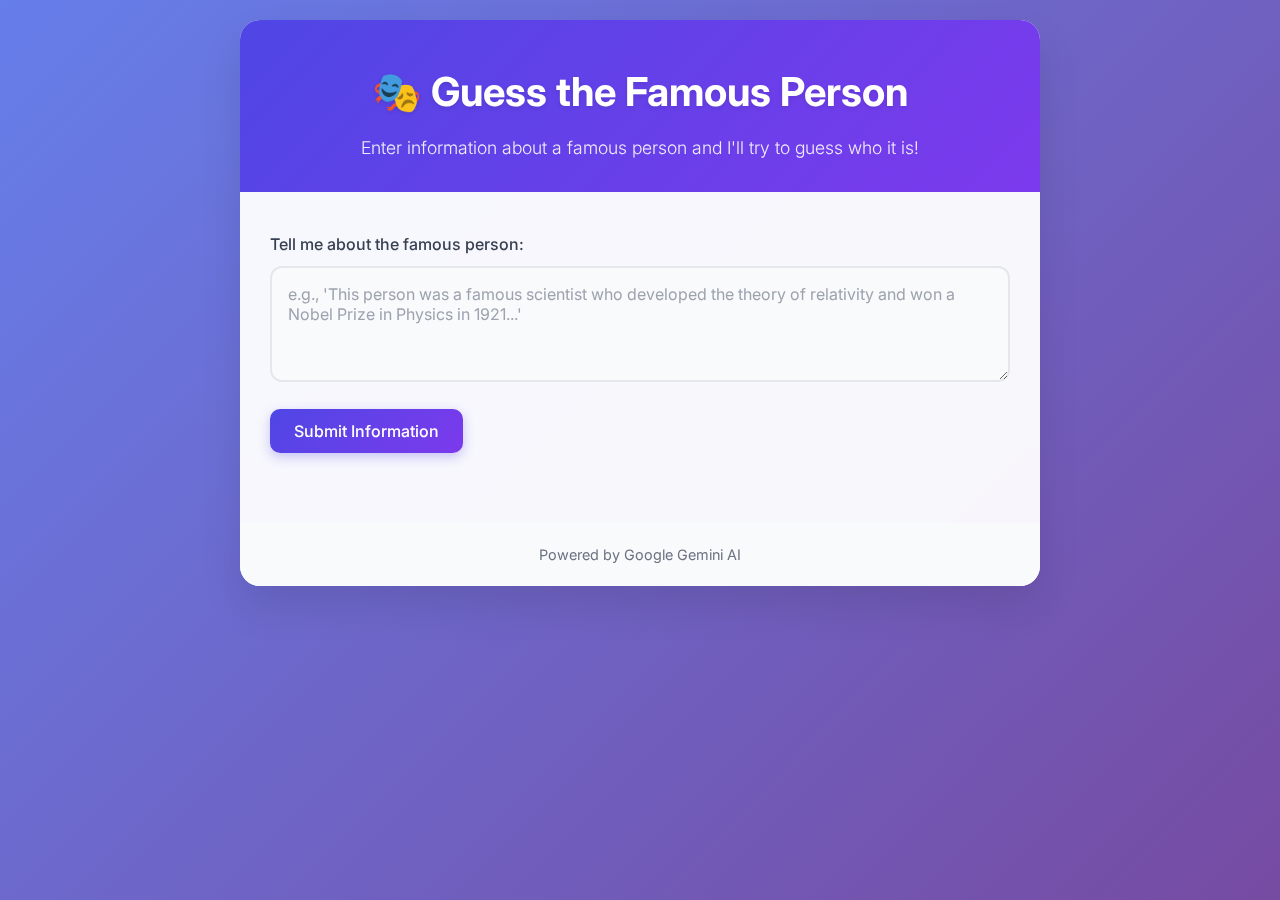
<file: index.html>
<!DOCTYPE html>
<html lang="en">
<head>
    <meta charset="UTF-8">
    <meta name="viewport" content="width=device-width, initial-scale=1.0">
    <title>Guess the Famous Person</title>
    <link rel="stylesheet" href="styles.css">
    <link href="https://fonts.googleapis.com/css2?family=Inter:wght@300;400;500;600;700&display=swap" rel="stylesheet">
</head>
<body>
    <div class="container">
        <header class="header">
            <h1 class="title">🎭 Guess the Famous Person</h1>
            <p class="subtitle">Enter information about a famous person and I'll try to guess who it is!</p>
        </header>

        <main class="main-content">
            <div class="input-section">
                <div class="input-group">
                    <label for="userInput" class="input-label">Tell me about the famous person:</label>
                    <textarea 
                        id="userInput" 
                        class="input-textarea" 
                        placeholder="e.g., 'This person was a famous scientist who developed the theory of relativity and won a Nobel Prize in Physics in 1921...'"
                        rows="4"
                    ></textarea>
                </div>
                <button id="submitBtn" class="btn btn-primary">Submit Information</button>
            </div>

            <div id="gameSection" class="game-section hidden">
                <div class="guess-display">
                    <h3 class="guess-title">My Guess:</h3>
                    <div id="guessText" class="guess-text"></div>
                </div>
                
                <div class="feedback-buttons">
                    <button id="correctBtn" class="btn btn-success">✅ Correct!</button>
                    <button id="incorrectBtn" class="btn btn-danger">❌ Incorrect</button>
                </div>
            </div>

            <div id="victorySection" class="victory-section hidden">
                <div class="victory-content">
                    <h2 class="victory-title">🎉 Victory!</h2>
                    <p class="victory-message">I guessed correctly! Thanks for playing!</p>
                    <button id="newGameBtn" class="btn btn-primary">Start New Game</button>
                </div>
            </div>

            <div id="loadingSection" class="loading-section hidden">
                <div class="loading-spinner"></div>
                <p class="loading-text">Thinking...</p>
            </div>

            <div id="errorSection" class="error-section hidden">
                <div class="error-content">
                    <h3 class="error-title">⚠️ Error</h3>
                    <p id="errorMessage" class="error-message"></p>
                    <button id="dismissErrorBtn" class="btn btn-secondary">Dismiss</button>
                </div>
            </div>
        </main>

        <footer class="footer">
            <p>Powered by Google Gemini AI</p>
        </footer>
    </div>

    <script src="script.js"></script>
</body>
</html>
</file>
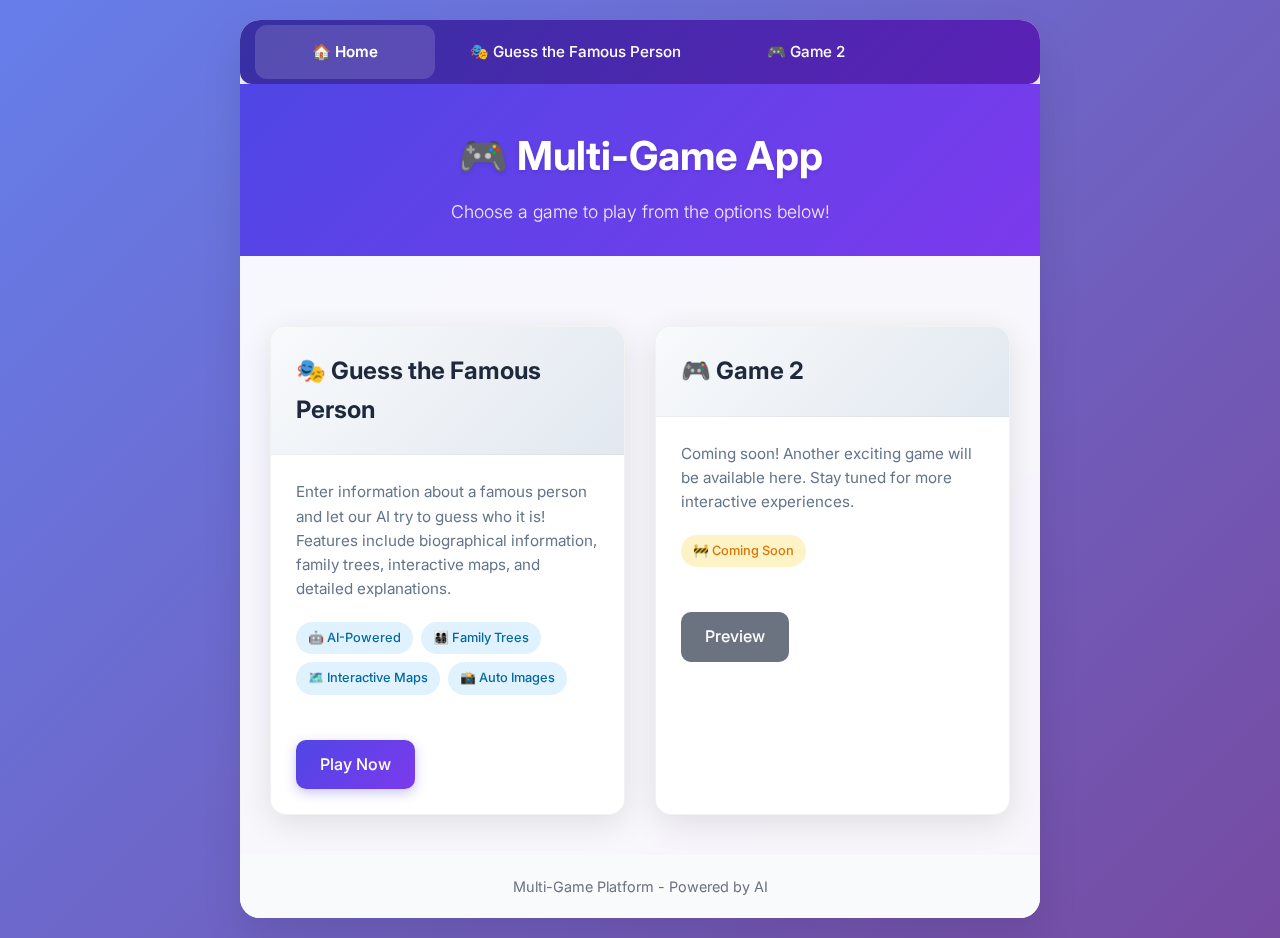
<file: static/index.html>
<!DOCTYPE html>
<html lang="en">
<head>
    <meta charset="UTF-8">
    <meta name="viewport" content="width=device-width, initial-scale=1.0">
    <title>Multi-Game App - Home</title>
    <link rel="icon" type="image/x-icon" href="/favicon.ico">
    <link rel="icon" type="image/png" href="/favicon.png">
    <link rel="shortcut icon" href="/favicon.ico">
    <link rel="stylesheet" href="/static/styles.css">
    <link href="https://fonts.googleapis.com/css2?family=Inter:wght@300;400;500;600;700&display=swap" rel="stylesheet">
</head>
<body>
    <div class="container">
        <!-- Navigation Toolbar -->
        <nav class="toolbar">
            <div class="toolbar-content">
                <a href="/" class="toolbar-item active">🏠 Home</a>
                <a href="/person" class="toolbar-item">🎭 Guess the Famous Person</a>
                <a href="/game2" class="toolbar-item">🎮 Game 2</a>
            </div>
        </nav>

        <header class="header">
            <h1 class="title">🎮 Multi-Game App</h1>
            <p class="subtitle">Choose a game to play from the options below!</p>
        </header>

        <main class="main-content">
            <div class="game-grid">
                <div class="game-card">
                    <div class="game-card-header">
                        <h2 class="game-title">🎭 Guess the Famous Person</h2>
                    </div>
                    <div class="game-card-content">
                        <p class="game-description">
                            Enter information about a famous person and let our AI try to guess who it is! 
                            Features include biographical information, family trees, interactive maps, and detailed explanations.
                        </p>
                        <div class="game-features">
                            <span class="feature-tag">🤖 AI-Powered</span>
                            <span class="feature-tag">👨‍👩‍👧‍👦 Family Trees</span>
                            <span class="feature-tag">🗺️ Interactive Maps</span>
                            <span class="feature-tag">📸 Auto Images</span>
                        </div>
                    </div>
                    <div class="game-card-footer">
                        <a href="/person" class="btn btn-primary">Play Now</a>
                    </div>
                </div>

                <div class="game-card">
                    <div class="game-card-header">
                        <h2 class="game-title">🎮 Game 2</h2>
                    </div>
                    <div class="game-card-content">
                        <p class="game-description">
                            Coming soon! Another exciting game will be available here. 
                            Stay tuned for more interactive experiences.
                        </p>
                        <div class="game-features">
                            <span class="feature-tag coming-soon">🚧 Coming Soon</span>
                        </div>
                    </div>
                    <div class="game-card-footer">
                        <a href="/game2" class="btn btn-secondary">Preview</a>
                    </div>
                </div>
            </div>
        </main>

        <footer class="footer">
            <p>Multi-Game Platform - Powered by AI</p>
        </footer>
    </div>
</body>
</html>
</file>
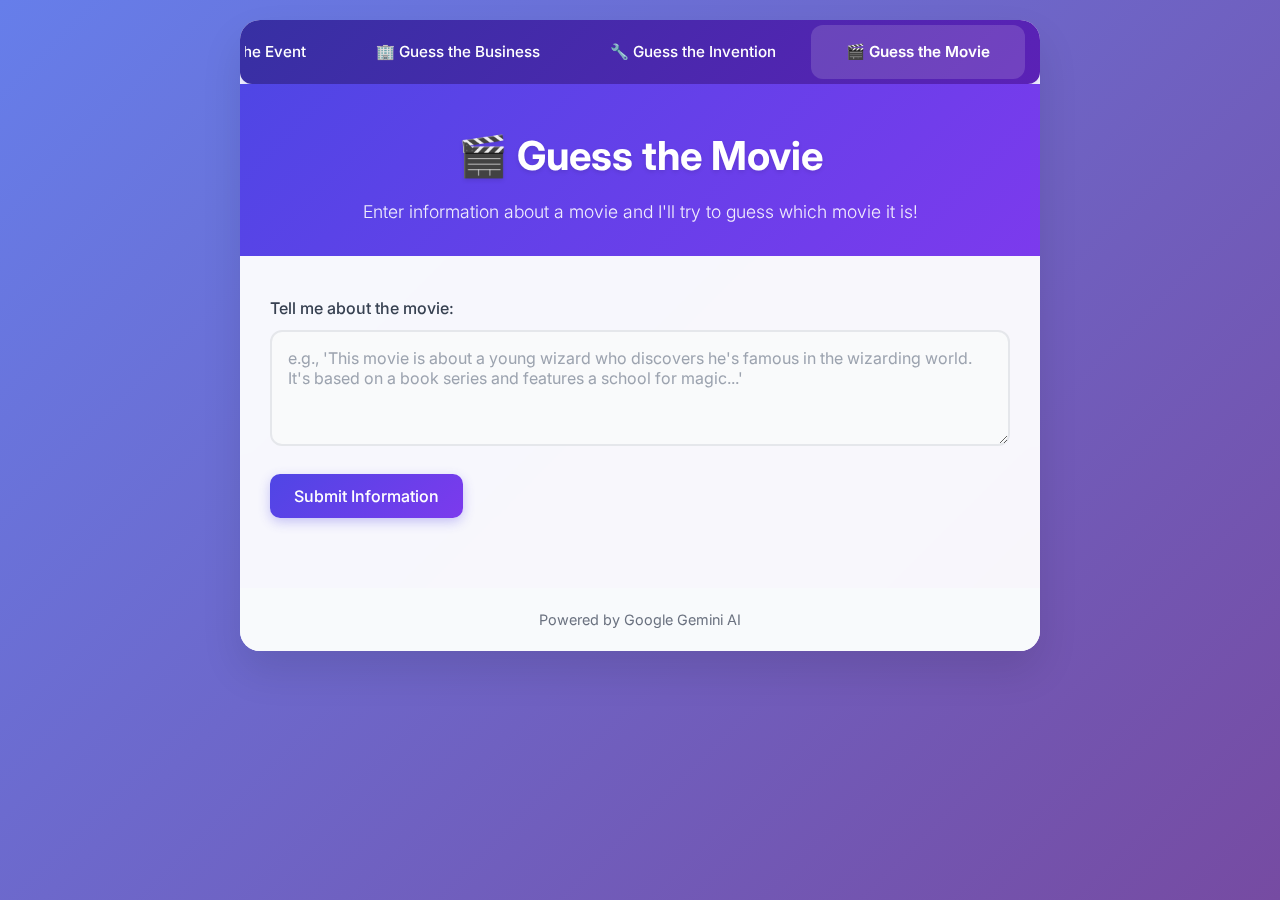
<file: static/movie.html>
<!DOCTYPE html>
<html lang="en">
<head>
    <meta charset="UTF-8">
    <meta name="viewport" content="width=device-width, initial-scale=1.0">
    <title>Guess the Movie - Multi-Game App</title>
    <link rel="icon" type="image/x-icon" href="/favicon.ico">
    <link rel="icon" type="image/png" href="/favicon.png">
    <link rel="shortcut icon" href="/favicon.ico">
    <link rel="stylesheet" href="/static/styles.css">
    <link href="https://fonts.googleapis.com/css2?family=Inter:wght@300;400;500;600;700&display=swap" rel="stylesheet">
    <script src="/static/toolbar.js"></script>
</head>
<body>
    <div class="container">
        <!-- Navigation Toolbar -->
        <nav class="toolbar">
            <div class="toolbar-content">
                <a href="/" class="toolbar-item">🏠 Home</a>
                <a href="/person" class="toolbar-item">🎭 Guess the Famous Person</a>
                <a href="/city" class="toolbar-item">🏙️ Guess the City</a>
                <a href="/odd" class="toolbar-item">🎪 Odd Situation Game</a>
                <a href="/event" class="toolbar-item">📅 Guess the Event</a>
                <a href="/business" class="toolbar-item">🏢 Guess the Business</a>
                <a href="/invention" class="toolbar-item">🔧 Guess the Invention</a>
                <a href="/movie" class="toolbar-item active">🎬 Guess the Movie</a>
            </div>
        </nav>

        <header class="header">
            <h1 class="title">🎬 Guess the Movie</h1>
            <p class="subtitle">Enter information about a movie and I'll try to guess which movie it is!</p>
        </header>

        <main class="main-content">
            <div class="input-section">
                <div class="input-group">
                    <label for="userInput" class="input-label">Tell me about the movie:</label>
                    <textarea 
                        id="userInput" 
                        class="input-textarea" 
                        placeholder="e.g., 'This movie is about a young wizard who discovers he's famous in the wizarding world. It's based on a book series and features a school for magic...'"
                        rows="4"
                    ></textarea>
                </div>
                <button id="submitBtn" class="btn btn-primary">Submit Information</button>
            </div>

            <div id="gameSection" class="game-section hidden">
                <div class="guess-display">
                    <h3 class="guess-title">My Guess:</h3>
                    <div id="movieImageContainer" class="movie-image-container" style="display: none;">
                        <img id="movieImage" class="movie-image" alt="Movie poster" onerror="this.style.display='none'">
                    </div>
                    <div id="guessText" class="guess-text"></div>
                    <div id="guessTextOverview" class="guess-text overview-section"></div>
                    <div id="movieDetails" class="movie-details">
                        <div id="basicInfoSection" class="info-section hidden">
                            <h4>Basic Information</h4>
                            <div id="basicInfoContent"></div>
                        </div>
                        <div id="castCrewSection" class="info-section hidden">
                            <h4>Cast & Crew</h4>
                            <div id="castCrewContent"></div>
                        </div>
                        <div id="productionSection" class="info-section hidden">
                            <h4>Production</h4>
                            <div id="productionContent"></div>
                        </div>
                        <div id="financialSection" class="info-section hidden">
                            <h4>Financial Information</h4>
                            <div id="financialContent"></div>
                        </div>
                        <div id="releaseSection" class="info-section hidden">
                            <h4>Release Dates</h4>
                            <div id="releaseContent"></div>
                        </div>
                        <div id="moreInfoSection" class="info-section hidden">
                            <h4>More Information</h4>
                            <div id="moreInfoContent"></div>
                        </div>
                        <div id="inspirationSection" class="info-section hidden">
                            <h4>Inspiration</h4>
                            <div id="inspirationContent"></div>
                        </div>
                    </div>
                    <div id="map" class="map-container" style="display: none;"></div>
                    <div id="guessTextReasoning" class="guess-text"></div>
                </div>
                
                <div class="feedback-buttons">
                    <button id="correctBtn" class="btn btn-success">✅ Correct!</button>
                    <button id="incorrectBtn" class="btn btn-danger">❌ Incorrect</button>
                </div>
            </div>

            <div id="victorySection" class="victory-section hidden">
                <div class="victory-content">
                    <h2 class="victory-title">🎉 Victory!</h2>
                    <p class="victory-message">I guessed correctly! Thanks for playing!</p>
                    <button id="newGameBtn" class="btn btn-primary">Start New Game</button>
                </div>
            </div>

            <div id="loadingSection" class="loading-section hidden">
                <div class="loading-spinner"></div>
                <p class="loading-text">Thinking...</p>
            </div>

            <div id="errorSection" class="error-section hidden">
                <div class="error-content">
                    <h3 class="error-title">⚠️ Error</h3>
                    <p id="errorMessage" class="error-message"></p>
                    <button id="dismissErrorBtn" class="btn btn-secondary">Dismiss</button>
                </div>
            </div>
        </main>

        <footer class="footer">
            <p>Powered by Google Gemini AI</p>
        </footer>
    </div>

    <script src="/static/movie.js?v=1"></script>
</body>
</html>
</file>
<file: styles.css>
/* Reset and base styles */
* {
    margin: 0;
    padding: 0;
    box-sizing: border-box;
}

body {
    font-family: 'Inter', -apple-system, BlinkMacSystemFont, 'Segoe UI', Roboto, sans-serif;
    line-height: 1.6;
    color: #333;
    background: linear-gradient(135deg, #667eea 0%, #764ba2 100%);
    min-height: 100vh;
    padding: 20px;
}

.container {
    max-width: 800px;
    margin: 0 auto;
    background: rgba(255, 255, 255, 0.95);
    border-radius: 20px;
    box-shadow: 0 20px 40px rgba(0, 0, 0, 0.1);
    backdrop-filter: blur(10px);
    overflow: hidden;
}

/* Header */
.header {
    text-align: center;
    padding: 40px 30px 30px;
    background: linear-gradient(135deg, #4f46e5 0%, #7c3aed 100%);
    color: white;
}

.title {
    font-size: 2.5rem;
    font-weight: 700;
    margin-bottom: 10px;
    text-shadow: 0 2px 4px rgba(0, 0, 0, 0.1);
}

.subtitle {
    font-size: 1.1rem;
    opacity: 0.9;
    font-weight: 300;
}

/* Main content */
.main-content {
    padding: 40px 30px;
}

/* Input section */
.input-section {
    margin-bottom: 30px;
}

.input-group {
    margin-bottom: 20px;
}

.input-label {
    display: block;
    font-weight: 500;
    margin-bottom: 8px;
    color: #374151;
    font-size: 1rem;
}

.input-textarea {
    width: 100%;
    padding: 16px;
    border: 2px solid #e5e7eb;
    border-radius: 12px;
    font-size: 1rem;
    font-family: inherit;
    resize: vertical;
    transition: all 0.3s ease;
    background: #f9fafb;
}

.input-textarea:focus {
    outline: none;
    border-color: #4f46e5;
    background: white;
    box-shadow: 0 0 0 3px rgba(79, 70, 229, 0.1);
}

.input-textarea::placeholder {
    color: #9ca3af;
}

/* Buttons */
.btn {
    padding: 12px 24px;
    border: none;
    border-radius: 10px;
    font-size: 1rem;
    font-weight: 500;
    cursor: pointer;
    transition: all 0.3s ease;
    font-family: inherit;
    text-decoration: none;
    display: inline-block;
    text-align: center;
}

.btn-primary {
    background: linear-gradient(135deg, #4f46e5 0%, #7c3aed 100%);
    color: white;
    box-shadow: 0 4px 12px rgba(79, 70, 229, 0.3);
}

.btn-primary:hover {
    transform: translateY(-2px);
    box-shadow: 0 6px 20px rgba(79, 70, 229, 0.4);
}

.btn-success {
    background: linear-gradient(135deg, #10b981 0%, #059669 100%);
    color: white;
    box-shadow: 0 4px 12px rgba(16, 185, 129, 0.3);
}

.btn-success:hover {
    transform: translateY(-2px);
    box-shadow: 0 6px 20px rgba(16, 185, 129, 0.4);
}

.btn-danger {
    background: linear-gradient(135deg, #ef4444 0%, #dc2626 100%);
    color: white;
    box-shadow: 0 4px 12px rgba(239, 68, 68, 0.3);
}

.btn-danger:hover {
    transform: translateY(-2px);
    box-shadow: 0 6px 20px rgba(239, 68, 68, 0.4);
}

.btn-secondary {
    background: #6b7280;
    color: white;
}

.btn-secondary:hover {
    background: #4b5563;
    transform: translateY(-1px);
}

.btn:disabled {
    opacity: 0.6;
    cursor: not-allowed;
    transform: none !important;
    box-shadow: none !important;
}

.btn:disabled:hover {
    transform: none !important;
    box-shadow: none !important;
}

/* Game section */
.game-section {
    background: #f8fafc;
    border-radius: 16px;
    padding: 30px;
    margin-bottom: 20px;
    border: 1px solid #e2e8f0;
}

.guess-display {
    margin-bottom: 25px;
}

.guess-title {
    font-size: 1.2rem;
    font-weight: 600;
    color: #374151;
    margin-bottom: 12px;
}

.guess-text {
    background: white;
    padding: 20px;
    border-radius: 12px;
    border: 2px solid #e5e7eb;
    font-size: 1.1rem;
    font-weight: 500;
    color: #1f2937;
    min-height: 60px;
    display: flex;
    align-items: center;
}

.feedback-buttons {
    display: flex;
    gap: 15px;
    justify-content: center;
}

.feedback-buttons .btn {
    flex: 1;
    max-width: 200px;
}

/* Victory section */
.victory-section {
    text-align: center;
    background: linear-gradient(135deg, #10b981 0%, #059669 100%);
    color: white;
    border-radius: 16px;
    padding: 40px 30px;
    margin-bottom: 20px;
}

.victory-title {
    font-size: 2rem;
    font-weight: 700;
    margin-bottom: 15px;
}

.victory-message {
    font-size: 1.1rem;
    margin-bottom: 25px;
    opacity: 0.9;
}

/* Loading section */
.loading-section {
    text-align: center;
    padding: 40px;
}

.loading-spinner {
    width: 40px;
    height: 40px;
    border: 4px solid #e5e7eb;
    border-top: 4px solid #4f46e5;
    border-radius: 50%;
    animation: spin 1s linear infinite;
    margin: 0 auto 15px;
}

@keyframes spin {
    0% { transform: rotate(0deg); }
    100% { transform: rotate(360deg); }
}

.loading-text {
    color: #6b7280;
    font-size: 1rem;
}

/* Error section */
.error-section {
    background: #fef2f2;
    border: 1px solid #fecaca;
    border-radius: 12px;
    padding: 20px;
    margin-bottom: 20px;
}

.error-title {
    color: #dc2626;
    font-weight: 600;
    margin-bottom: 8px;
}

.error-message {
    color: #991b1b;
    margin-bottom: 15px;
}

/* Footer */
.footer {
    text-align: center;
    padding: 20px 30px;
    background: #f8fafc;
    color: #6b7280;
    font-size: 0.9rem;
}

/* Utility classes */
.hidden {
    display: none !important;
}

/* Responsive design */
@media (max-width: 768px) {
    body {
        padding: 10px;
    }
    
    .container {
        border-radius: 15px;
    }
    
    .header {
        padding: 30px 20px 20px;
    }
    
    .title {
        font-size: 2rem;
    }
    
    .main-content {
        padding: 30px 20px;
    }
    
    .feedback-buttons {
        flex-direction: column;
    }
    
    .feedback-buttons .btn {
        max-width: none;
    }
}

@media (max-width: 480px) {
    .title {
        font-size: 1.8rem;
    }
    
    .subtitle {
        font-size: 1rem;
    }
    
    .main-content {
        padding: 20px 15px;
    }
    
    .game-section {
        padding: 20px;
    }
}
</file>
<file: static/styles.css>
/* Reset and base styles */
* {
    margin: 0;
    padding: 0;
    box-sizing: border-box;
}

body {
    font-family: 'Inter', -apple-system, BlinkMacSystemFont, 'Segoe UI', Roboto, sans-serif;
    line-height: 1.6;
    color: #333;
    background: linear-gradient(135deg, #667eea 0%, #764ba2 100%);
    min-height: 100vh;
    padding: 20px;
}

.container {
    max-width: 800px;
    margin: 0 auto;
    background: rgba(255, 255, 255, 0.95);
    border-radius: 20px;
    box-shadow: 0 20px 40px rgba(0, 0, 0, 0.1);
    backdrop-filter: blur(10px);
    overflow: hidden;
}

/* Header */
.header {
    text-align: center;
    padding: 40px 30px 30px;
    background: linear-gradient(135deg, #4f46e5 0%, #7c3aed 100%);
    color: white;
}

.title {
    font-size: 2.5rem;
    font-weight: 700;
    margin-bottom: 10px;
    text-shadow: 0 2px 4px rgba(0, 0, 0, 0.1);
}

.subtitle {
    font-size: 1.1rem;
    opacity: 0.9;
    font-weight: 300;
}

/* Main content */
.main-content {
    padding: 40px 30px;
}

/* Input section */
.input-section {
    margin-bottom: 30px;
}

.input-group {
    margin-bottom: 20px;
}

.input-label {
    display: block;
    font-weight: 500;
    margin-bottom: 8px;
    color: #374151;
    font-size: 1rem;
}

.input-textarea {
    width: 100%;
    padding: 16px;
    border: 2px solid #e5e7eb;
    border-radius: 12px;
    font-size: 1rem;
    font-family: inherit;
    resize: vertical;
    transition: all 0.3s ease;
    background: #f9fafb;
}

.input-textarea:focus {
    outline: none;
    border-color: #4f46e5;
    background: white;
    box-shadow: 0 0 0 3px rgba(79, 70, 229, 0.1);
}

.input-textarea::placeholder {
    color: #9ca3af;
}

/* Buttons */
.btn {
    padding: 12px 24px;
    border: none;
    border-radius: 10px;
    font-size: 1rem;
    font-weight: 500;
    cursor: pointer;
    transition: all 0.3s ease;
    font-family: inherit;
    text-decoration: none;
    display: inline-block;
    text-align: center;
}

.btn-primary {
    background: linear-gradient(135deg, #4f46e5 0%, #7c3aed 100%);
    color: white;
    box-shadow: 0 4px 12px rgba(79, 70, 229, 0.3);
}

.btn-primary:hover {
    transform: translateY(-2px);
    box-shadow: 0 6px 20px rgba(79, 70, 229, 0.4);
}

.btn-success {
    background: linear-gradient(135deg, #10b981 0%, #059669 100%);
    color: white;
    box-shadow: 0 4px 12px rgba(16, 185, 129, 0.3);
}

.btn-success:hover {
    transform: translateY(-2px);
    box-shadow: 0 6px 20px rgba(16, 185, 129, 0.4);
}

.btn-danger {
    background: linear-gradient(135deg, #ef4444 0%, #dc2626 100%);
    color: white;
    box-shadow: 0 4px 12px rgba(239, 68, 68, 0.3);
}

.btn-danger:hover {
    transform: translateY(-2px);
    box-shadow: 0 6px 20px rgba(239, 68, 68, 0.4);
}

.btn-secondary {
    background: #6b7280;
    color: white;
}

.btn-secondary:hover {
    background: #4b5563;
    transform: translateY(-1px);
}

.btn:disabled {
    opacity: 0.6;
    cursor: not-allowed;
    transform: none !important;
    box-shadow: none !important;
}

.btn:disabled:hover {
    transform: none !important;
    box-shadow: none !important;
}

/* Game section */
.game-section {
    background: #f8fafc;
    border-radius: 16px;
    padding: 30px;
    margin-bottom: 20px;
    border: 1px solid #e2e8f0;
}

.guess-display {
    margin-bottom: 25px;
}

.guess-title {
    font-size: 1.2rem;
    font-weight: 600;
    color: #374151;
    margin-bottom: 12px;
}

.guess-text {
    background: transparent;
    padding: 0;
    border: none;
    font-size: 1.1rem;
    font-weight: 500;
    color: #1f2937;
    min-height: auto;
    display: block;
    margin-bottom: 15px;
}

.overview-section {
    background: #fefce8 !important;
    border: 1px solid #fde047 !important;
    color: #713f12 !important;
    font-style: italic;
}

.overview-section h4 {
    margin: 0 0 10px 0;
    color: #a16207 !important;
    font-size: 1rem;
    font-weight: 600;
}

.overview-section p {
    margin: 5px 0;
    font-size: 0.95rem;
    line-height: 1.5;
    font-style: italic;
}

.name-box {
    background: linear-gradient(135deg, #4f46e5 0%, #7c3aed 100%);
    color: white;
    padding: 15px;
    border-radius: 10px;
    text-align: center;
    font-size: 1.3em;
    font-weight: 600;
    margin-bottom: 15px;
}

.reasoning-box {
    background: #f8fafc;
    border: 1px solid #e2e8f0;
    padding: 15px;
    border-radius: 10px;
    color: #374151;
    font-style: italic;
    line-height: 1.5;
}

.bio-section {
    background: #f0f9ff;
    border: 1px solid #bae6fd;
    padding: 15px;
    border-radius: 10px;
    margin-top: 15px;
    color: #0c4a6e;
}

.family-section {
    background: #f0fdf4;
    border: 1px solid #bbf7d0;
    padding: 15px;
    border-radius: 10px;
    margin-top: 15px;
    color: #166534;
}

.family-section h4 {
    margin: 0 0 10px 0;
    color: #15803d;
    font-size: 1rem;
    font-weight: 600;
}

.family-section p {
    margin: 5px 0;
    font-size: 0.9rem;
    line-height: 1.4;
}

.bio-section h4 {
    margin: 0 0 10px 0;
    color: #0369a1;
    font-size: 1rem;
    font-weight: 600;
}

.family-section h4 {
    margin: 0 0 10px 0;
    color: #15803d;
    font-size: 1rem;
    font-weight: 600;
}

.bio-section p {
    margin: 5px 0;
    font-size: 0.9rem;
    line-height: 1.4;
}

.family-section p {
    margin: 5px 0;
    font-size: 0.9rem;
    line-height: 1.4;
}

.bio-section strong {
    color: #075985;
}

.family-section strong {
    color: #166534;
}

.wikipedia-link {
    color: #0369a1;
    text-decoration: none;
    font-weight: 500;
    border-bottom: 1px solid transparent;
    transition: all 0.3s ease;
}

.wikipedia-link:hover {
    color: #075985;
    border-bottom-color: #075985;
    text-decoration: none;
}

.person-image-container {
    text-align: center;
    margin-bottom: 20px;
}

.person-image {
    max-width: 700px;
    max-height: 700px;
    width: auto;
    height: auto;
    border-radius: 12px;
    box-shadow: 0 8px 25px rgba(0, 0, 0, 0.15);
    border: 3px solid #e5e7eb;
    object-fit: cover;
    transition: transform 0.3s ease, box-shadow 0.3s ease;
}

.person-image:hover {
    transform: scale(1.05);
    box-shadow: 0 12px 35px rgba(0, 0, 0, 0.2);
}

.map-section {
    background: #f0f9ff;
    border: 1px solid #bae6fd;
    padding: 15px;
    border-radius: 10px;
    margin-top: 15px;
    color: #0c4a6e;
}

.map-section h4 {
    margin: 0 0 15px 0;
    color: #0369a1;
    font-size: 1rem;
    font-weight: 600;
}

.map-container {
    background: #f0f9ff;
    border: 1px solid #bae6fd;
    padding: 15px;
    border-radius: 10px;
    margin-top: 15px;
    color: #0c4a6e;
    min-height: 300px;
}

.map-image {
    max-width: 100%;
    height: auto;
    border-radius: 8px;
    box-shadow: 0 4px 12px rgba(0, 0, 0, 0.1);
    border: 2px solid #e5e7eb;
}

.map-error {
    padding: 20px;
    color: #6b7280;
    font-style: italic;
    background: #f9fafb;
    border-radius: 8px;
    border: 1px solid #e5e7eb;
}

.map-legend {
    display: flex;
    justify-content: center;
    gap: 20px;
    margin-top: 10px;
    flex-wrap: wrap;
}

.legend-item {
    display: flex;
    align-items: center;
    gap: 5px;
    font-size: 0.9rem;
    color: #374151;
}

.legend-color {
    width: 12px;
    height: 12px;
    border-radius: 50%;
    display: inline-block;
}

.legend-color.green {
    background-color: #10b981;
}

.legend-color.red {
    background-color: #ef4444;
}

.feedback-buttons {
    display: flex;
    gap: 15px;
    justify-content: center;
}

.feedback-buttons .btn {
    flex: 1;
    max-width: 200px;
}

/* Victory section */
.victory-section {
    text-align: center;
    background: linear-gradient(135deg, #10b981 0%, #059669 100%);
    color: white;
    border-radius: 16px;
    padding: 40px 30px;
    margin-bottom: 20px;
}

.victory-title {
    font-size: 2rem;
    font-weight: 700;
    margin-bottom: 15px;
}

.victory-message {
    font-size: 1.1rem;
    margin-bottom: 25px;
    opacity: 0.9;
}

/* Loading section */
.loading-section {
    text-align: center;
    padding: 40px;
}

.loading-spinner {
    width: 40px;
    height: 40px;
    border: 4px solid #e5e7eb;
    border-top: 4px solid #4f46e5;
    border-radius: 50%;
    animation: spin 1s linear infinite;
    margin: 0 auto 15px;
}

@keyframes spin {
    0% { transform: rotate(0deg); }
    100% { transform: rotate(360deg); }
}

.loading-text {
    color: #6b7280;
    font-size: 1rem;
}

/* Error section */
.error-section {
    background: #fef2f2;
    border: 1px solid #fecaca;
    border-radius: 12px;
    padding: 20px;
    margin-bottom: 20px;
}

.error-title {
    color: #dc2626;
    font-weight: 600;
    margin-bottom: 8px;
}

.error-message {
    color: #991b1b;
    margin-bottom: 15px;
}

/* Footer */
.footer {
    text-align: center;
    padding: 20px 30px;
    background: #f8fafc;
    color: #6b7280;
    font-size: 0.9rem;
}

/* Utility classes */
.hidden {
    display: none !important;
}

/* Responsive design */
@media (max-width: 768px) {
    body {
        padding: 10px;
    }
    
    .container {
        border-radius: 15px;
    }
    
    .header {
        padding: 30px 20px 20px;
    }
    
    .title {
        font-size: 2rem;
    }
    
    .main-content {
        padding: 30px 20px;
    }
    
    .feedback-buttons {
        flex-direction: column;
    }
    
    .feedback-buttons .btn {
        max-width: none;
    }
}

@media (max-width: 480px) {
    .title {
        font-size: 1.8rem;
    }
    
    .subtitle {
        font-size: 1rem;
    }
    
    .main-content {
        padding: 20px 15px;
    }
    
    .game-section {
        padding: 20px;
    }
}

/* Clickable Names Styling */
.clickable-name {
    color: #2563eb;
    cursor: pointer;
    text-decoration: underline;
    transition: color 0.2s ease;
}

.clickable-name:hover {
    color: #1d4ed8;
    text-decoration: none;
}

/* Clickable Events Styling */
.clickable-event {
    color: #dc2626;
    cursor: pointer;
    text-decoration: underline;
    transition: color 0.2s ease;
}

.clickable-event:hover {
    color: #b91c1c;
    text-decoration: none;
}

/* Clickable Businesses Styling */
.clickable-business {
    color: #059669;
    cursor: pointer;
    text-decoration: underline;
    transition: color 0.2s ease;
}

.clickable-business:hover {
    color: #047857;
    text-decoration: none;
}

/* Clickable Cities Styling */
.clickable-city {
    color: #059669;
    cursor: pointer;
    text-decoration: underline;
    transition: color 0.2s ease;
}

.clickable-city:hover {
    color: #047857;
    text-decoration: none;
}

/* Clickable Figures Styling */
.clickable-figure {
    color: #2563eb;
    cursor: pointer;
    text-decoration: underline;
    transition: color 0.2s ease;
}

.clickable-figure:hover {
    color: #1d4ed8;
    text-decoration: none;
}

/* Clickable Person Styling */
.clickable-person {
    color: #2563eb;
    cursor: pointer;
    text-decoration: underline;
    transition: color 0.2s ease;
}

.clickable-person:hover {
    color: #1d4ed8;
    text-decoration: none;
}

/* City Link Styling */
.city-link {
    color: #059669;
    text-decoration: none;
    font-weight: 500;
    border-bottom: 1px solid transparent;
    transition: all 0.2s ease;
}

.city-link:hover {
    color: #047857;
    border-bottom-color: #047857;
    text-decoration: none;
}

/* --- MODIFIED STYLES START HERE --- */

/* Navigation Toolbar Styles */
.toolbar {
    background: linear-gradient(135deg, #3730a3 0%, #5b21b6 100%); /* Darker background */
    padding: 5px; /* Added padding to prevent content clipping */
    border-radius: 12px;
    box-shadow: 0 4px 12px rgba(79, 70, 229, 0.2);
    /* margin-bottom has been removed */
}

.toolbar-content {
    display: flex;
    align-items: center;
    gap: 0;
    overflow-x: auto;
    overflow-y: hidden;
    scrollbar-width: thin;
    scrollbar-color: rgba(255, 255, 255, 0.3) transparent;
    padding: 0 10px;
    scroll-behavior: smooth;
    /* Hide scrollbar on webkit browsers */
    -ms-overflow-style: none;
}

.toolbar-content::-webkit-scrollbar {
    height: 6px;
}

.toolbar-content::-webkit-scrollbar-track {
    background: transparent;
}

.toolbar-content::-webkit-scrollbar-thumb {
    background: rgba(255, 255, 255, 0.3);
    border-radius: 3px;
}

.toolbar-content::-webkit-scrollbar-thumb:hover {
    background: rgba(255, 255, 255, 0.5);
}

.toolbar-item {
    display: flex;
    align-items: center;
    padding: 15px 35px;
    color: white; /* Changed to solid white */
    text-decoration: none;
    font-weight: 500;
    font-size: 0.95rem;
    transition: all 0.3s ease;
    border-radius: 12px;
    white-space: nowrap;
    flex-shrink: 0;
    min-width: 180px;
    justify-content: center;
    /* margin has been removed */
}

.toolbar-item:hover {
    color: rgba(255, 255, 255, 0.85); /* Slightly dimmer white on hover */
    background: rgba(255, 255, 255, 0.1);
    text-decoration: none;
}

.toolbar-item.active {
    color: white;
    background: rgba(255, 255, 255, 0.15);
    font-weight: 600;
}

/* Responsive toolbar behavior */
@media (max-width: 768px) {
    .toolbar-content {
        padding: 0 5px;
    }
    
    .toolbar-item {
        padding: 12px 25px;
        font-size: 0.9rem;
        min-width: 160px;
    }
}

@media (max-width: 480px) {
    .toolbar-item {
        padding: 10px 20px;
        font-size: 0.85rem;
        min-width: 140px;
    }
}

/* --- MODIFIED STYLES END HERE --- */


/* Home Page Game Grid Styles */
.game-grid {
    display: grid;
    grid-template-columns: repeat(auto-fit, minmax(350px, 1fr));
    gap: 30px;
    margin-top: 30px;
}

.game-card {
    background: white;
    border-radius: 16px;
    box-shadow: 0 8px 32px rgba(0, 0, 0, 0.1);
    overflow: hidden;
    transition: all 0.3s ease;
    border: 1px solid rgba(0, 0, 0, 0.05);
}

.game-card:hover {
    transform: translateY(-4px);
    box-shadow: 0 12px 48px rgba(0, 0, 0, 0.15);
}

.game-card-header {
    background: linear-gradient(135deg, #f8fafc 0%, #e2e8f0 100%);
    padding: 25px;
    border-bottom: 1px solid rgba(0, 0, 0, 0.05);
}

.game-title {
    margin: 0;
    font-size: 1.5rem;
    font-weight: 700;
    color: #1e293b;
}

.game-card-content {
    padding: 25px;
}

.game-description {
    color: #64748b;
    line-height: 1.6;
    margin-bottom: 20px;
    font-size: 0.95rem;
}

.game-features {
    display: flex;
    flex-wrap: wrap;
    gap: 8px;
    margin-bottom: 20px;
}

.feature-tag {
    background: #e0f2fe;
    color: #0369a1;
    padding: 6px 12px;
    border-radius: 20px;
    font-size: 0.8rem;
    font-weight: 500;
}

.feature-tag.coming-soon {
    background: #fef3c7;
    color: #d97706;
}

.game-card-footer {
    padding: 0 25px 25px;
}

/* Placeholder Content Styles */
.placeholder-content {
    display: flex;
    justify-content: center;
    align-items: center;
    min-height: 400px;
    padding: 40px 20px;
}

.placeholder-card {
    background: white;
    border-radius: 16px;
    box-shadow: 0 8px 32px rgba(0, 0, 0, 0.1);
    padding: 40px;
    text-align: center;
    max-width: 600px;
    width: 100%;
}

.placeholder-icon {
    font-size: 4rem;
    margin-bottom: 20px;
}

.placeholder-title {
    font-size: 2rem;
    font-weight: 700;
    color: #1e293b;
    margin-bottom: 15px;
}

.placeholder-description {
    color: #64748b;
    line-height: 1.6;
    margin-bottom: 30px;
    font-size: 1.1rem;
}

.placeholder-demo {
    background: #f8fafc;
    border-radius: 12px;
    padding: 25px;
    margin: 30px 0;
    text-align: left;
}

.placeholder-demo h3 {
    margin-top: 0;
    margin-bottom: 20px;
    color: #374151;
    font-size: 1.2rem;
}

.demo-section {
    margin-bottom: 20px;
}

.demo-input {
    width: 100%;
    padding: 12px;
    border: 2px solid #e5e7eb;
    border-radius: 8px;
    font-size: 0.95rem;
    margin-bottom: 10px;
    transition: border-color 0.3s ease;
}

.demo-input:focus {
    outline: none;
    border-color: #4f46e5;
}

.demo-output {
    margin-top: 20px;
}

.demo-result {
    background: white;
    border: 2px dashed #e5e7eb;
    border-radius: 8px;
    padding: 15px;
    min-height: 60px;
    display: flex;
    align-items: center;
}

.demo-result p {
    margin: 0;
    color: #6b7280;
    font-style: italic;
}

.coming-soon-features {
    background: #f0f9ff;
    border-radius: 12px;
    padding: 25px;
    margin-top: 30px;
    text-align: left;
}

.coming-soon-features h3 {
    margin-top: 0;
    margin-bottom: 15px;
    color: #0369a1;
}

.feature-list {
    list-style: none;
    padding: 0;
    margin: 0;
}

.feature-list li {
    padding: 8px 0;
    color: #0369a1;
    font-weight: 500;
}

/* Mobile Responsiveness for New Components */
@media (max-width: 768px) {
    .toolbar-content {
        flex-direction: column;
        gap: 5px;
        padding: 10px;
    }
    
    .toolbar-item {
        padding: 12px 20px;
        width: 100%;
        text-align: center;
        margin: 1px 0;
    }
    
    .game-grid {
        grid-template-columns: 1fr;
        gap: 20px;
        margin-top: 20px;
    }
    
    .game-card-header,
    .game-card-content,
    .game-card-footer {
        padding: 20px;
    }
    
    .placeholder-card {
        padding: 30px 20px;
    }
    
    .placeholder-icon {
        font-size: 3rem;
    }
    
    .placeholder-title {
        font-size: 1.5rem;
    }
}

/* Odd Situation Game Styles */
.start-section {
    text-align: center;
    padding: 40px 30px;
    background: linear-gradient(135deg, #f0f9ff 0%, #e0f2fe 100%);
    border-radius: 16px;
    margin-bottom: 20px;
}

.start-content {
    max-width: 500px;
    margin: 0 auto;
}

.start-title {
    font-size: 2rem;
    font-weight: 700;
    color: #0369a1;
    margin-bottom: 15px;
}

.start-description {
    font-size: 1.1rem;
    color: #0c4a6e;
    margin-bottom: 30px;
    line-height: 1.6;
}

.image-display {
    text-align: center;
    margin-bottom: 30px;
}

.image-title {
    font-size: 1.5rem;
    font-weight: 600;
    color: #1f2937;
    margin-bottom: 20px;
}

.situation-image-container {
    background: #f9fafb;
    border: 2px solid #e5e7eb;
    border-radius: 12px;
    padding: 20px;
    margin-bottom: 20px;
    display: inline-block;
}

.situation-image {
    max-width: 100%;
    max-height: 600px;
    width: auto;
    height: auto;
    border-radius: 8px;
    box-shadow: 0 8px 25px rgba(0, 0, 0, 0.15);
    border: 3px solid #e5e7eb;
    object-fit: cover;
    display: block;
    margin: 0 auto;
}

.event-image-container {
    text-align: center;
    margin: 20px 0;
    background: #f9fafb;
    border: 2px solid #e5e7eb;
    border-radius: 12px;
    padding: 20px;
    aspect-ratio: 1;
    display: flex;
    align-items: center;
    justify-content: center;
}

.event-image {
    width: 100%;
    height: 100%;
    max-width: 100%;
    max-height: 100%;
    border-radius: 8px;
    box-shadow: 0 8px 25px rgba(0, 0, 0, 0.15);
    border: 3px solid #e5e7eb;
    object-fit: cover;
    display: block;
    transition: transform 0.3s ease, box-shadow 0.3s ease;
}

.event-image:hover {
    transform: scale(1.02);
    box-shadow: 0 12px 35px rgba(0, 0, 0, 0.2);
}

.situation-text {
    font-size: 1.1rem;
    color: #374151;
    font-style: italic;
    background: #f0f9ff;
    padding: 15px;
    border-radius: 8px;
    border: 1px solid #bae6fd;
}

.guess-section {
    background: #f9fafb;
    border: 1px solid #e5e7eb;
    border-radius: 12px;
    padding: 25px;
    margin-bottom: 20px;
}

.guess-section .input-text {
    width: 100%;
    max-width: 500px;
    padding: 12px 16px;
    font-size: 1rem;
    border: 2px solid #d1d5db;
    border-radius: 8px;
    background: white;
    transition: border-color 0.2s ease;
}

.guess-section .input-text:focus {
    outline: none;
    border-color: #3b82f6;
    box-shadow: 0 0 0 3px rgba(59, 130, 246, 0.1);
}

.feedback-section {
    background: #f0f9ff;
    border: 1px solid #bae6fd;
    border-radius: 12px;
    padding: 25px;
    margin-bottom: 20px;
}

.feedback-correct {
    text-align: center;
    color: #059669;
}

.feedback-correct h3 {
    font-size: 1.5rem;
    margin-bottom: 10px;
}

.feedback-incorrect {
    text-align: center;
    color: #dc2626;
}

.feedback-incorrect h3 {
    font-size: 1.5rem;
    margin-bottom: 10px;
}

.answer-section {
    background: linear-gradient(135deg, #fef3c7 0%, #fde68a 100%);
    border: 1px solid #f59e0b;
    border-radius: 12px;
    padding: 25px;
    margin-bottom: 20px;
}

.answer-content {
    text-align: center;
}

.answer-title {
    font-size: 1.5rem;
    font-weight: 700;
    color: #92400e;
    margin-bottom: 20px;
}

.answer-details h4 {
    font-size: 1.8rem;
    font-weight: 700;
    color: #92400e;
    margin-bottom: 15px;
}

.answer-details p {
    font-size: 1.1rem;
    color: #78350f;
    margin-bottom: 10px;
}

.full-situation {
    font-weight: 600;
    font-style: italic;
    background: rgba(255, 255, 255, 0.5);
    padding: 10px;
    border-radius: 6px;
    margin-top: 15px;
}

/* Event Game Styles */
    .event-image {
        width: 100%;
        height: 100%;
        max-width: 100%;
        max-height: 100%;
        border-radius: 12px;
        box-shadow: 0 8px 25px rgba(0, 0, 0, 0.15);
        border: 3px solid #e5e7eb;
        object-fit: cover;
        transition: transform 0.3s ease, box-shadow 0.3s ease;
    }

.event-image:hover {
    transform: scale(1.05);
    box-shadow: 0 12px 35px rgba(0, 0, 0, 0.2);
}

/* Mobile styles for odd game */
@media (max-width: 768px) {
    .start-section {
        padding: 30px 20px;
    }
    
    .start-title {
        font-size: 1.5rem;
    }
    
    .situation-image {
        max-height: 250px;
        max-width: 100%;
    }
    
    .guess-section,
    .feedback-section,
    .answer-section {
        padding: 20px;
    }
    
    .event-image {
        width: 100%;
        height: 100%;
        max-width: 100%;
        max-height: 100%;
    }
}

/* Business-specific styles */
.business-image-container {
    text-align: center;
    margin: 20px 0;
}

.business-image {
    max-width: 100%;
    max-height: 200px;
    border-radius: 10px;
    box-shadow: 0 4px 8px rgba(0, 0, 0, 0.1);
    background: white;
    padding: 10px;
    display: block;
    margin: 0 auto;
}

.business-details {
    margin: 20px 0;
}

.info-section {
    margin: 15px 0;
    padding: 15px;
    background: #f8f9fa;
    border-radius: 8px;
    border-left: 4px solid #4f46e5;
}

.info-section h4 {
    color: #4f46e5;
    margin-bottom: 10px;
    font-size: 1.1rem;
    font-weight: 600;
}

.info-section p {
    margin: 5px 0;
    line-height: 1.5;
}

.info-section a {
    color: #4f46e5;
    text-decoration: none;
}

.info-section a:hover {
    text-decoration: underline;
}

/* Invention-specific styles */
.invention-image-container {
    text-align: center;
    margin: 20px 0;
    background: #f9fafb;
    border: 2px solid #e5e7eb;
    border-radius: 12px;
    padding: 20px;
    aspect-ratio: 1;
    display: flex;
    align-items: center;
    justify-content: center;
}

.invention-image {
    width: 100%;
    height: 100%;
    max-width: 100%;
    max-height: 100%;
    object-fit: contain;
    border-radius: 10px;
    box-shadow: 0 4px 8px rgba(0, 0, 0, 0.1);
    background: white;
    padding: 10px;
    display: block;
    margin: 0 auto;
}

.movie-image-container {
    text-align: center;
    margin: 20px 0;
}

.movie-image {
    max-width: 300px;
    max-height: 400px;
    width: auto;
    height: auto;
    border-radius: 12px;
    box-shadow: 0 8px 25px rgba(0, 0, 0, 0.15);
    border: 3px solid #e5e7eb;
    object-fit: cover;
    transition: transform 0.3s ease, box-shadow 0.3s ease;
    display: block;
    margin: 0 auto;
}

.movie-image:hover {
    transform: scale(1.05);
    box-shadow: 0 12px 35px rgba(0, 0, 0, 0.2);
}

.clickable-invention {
    color: #059669;
    cursor: pointer;
    text-decoration: underline;
    font-weight: 500;
    transition: color 0.2s ease;
}

.clickable-invention:hover {
    color: #047857;
    text-decoration: underline;
}

.clickable-person {
    color: #7C3AED;
    cursor: pointer;
    text-decoration: underline;
    font-weight: 500;
    transition: color 0.2s ease;
}

.clickable-person:hover {
    color: #6D28D9;
    text-decoration: underline;
}

.clickable-business {
    color: #DC2626;
    cursor: pointer;
    text-decoration: underline;
    font-weight: 500;
    transition: color 0.2s ease;
}

.clickable-business:hover {
    color: #B91C1C;
    text-decoration: underline;
}

.clickable-city {
    color: #2563EB;
    cursor: pointer;
    text-decoration: underline;
    font-weight: 500;
    transition: color 0.2s ease;
}

.clickable-city:hover {
    color: #1D4ED8;
    text-decoration: underline;
}

.clickable-event {
    color: #EA580C;
    cursor: pointer;
    text-decoration: underline;
    font-weight: 500;
    transition: color 0.2s ease;
}

.clickable-event:hover {
    color: #C2410C;
    text-decoration: underline;
}

.invention-details {
    margin: 20px 0;
}

.guess-item {
    margin: 10px 0;
    padding: 8px 0;
    border-bottom: 1px solid #e5e7eb;
}

.guess-item:last-child {
    border-bottom: none;
}

.guess-item strong {
    color: #4f46e5;
    font-weight: 600;
}

/* Detail sections for invention game */
.detail-section {
    margin: 15px 0;
    padding: 15px;
    background: #f8f9fa;
    border-radius: 8px;
    border-left: 4px solid #4f46e5;
}

.detail-section h4 {
    color: #4f46e5;
    margin-bottom: 10px;
    font-size: 1.1rem;
    font-weight: 600;
}

.detail-section p {
    margin: 5px 0;
    line-height: 1.5;
}

.wiki-link {
    color: #4f46e5;
    text-decoration: none;
    font-weight: 500;
}

.wiki-link:hover {
    text-decoration: underline;
}

/* Settings Page Styles */
.settings-container {
    max-width: 600px;
    margin: 0 auto;
}

.settings-card {
    background: white;
    border-radius: 16px;
    box-shadow: 0 8px 25px rgba(0, 0, 0, 0.1);
    overflow: hidden;
    margin-bottom: 30px;
}

.settings-card-header {
    background: linear-gradient(135deg, #4f46e5 0%, #7c3aed 100%);
    color: white;
    padding: 30px;
    text-align: center;
}

.settings-title {
    font-size: 1.8rem;
    font-weight: 600;
    margin-bottom: 10px;
}

.settings-description {
    font-size: 1rem;
    opacity: 0.9;
    font-weight: 300;
}

.settings-card-content {
    padding: 30px;
}

.settings-form {
    margin-bottom: 30px;
}

.form-group {
    margin-bottom: 25px;
}

.form-label {
    display: block;
    margin-bottom: 8px;
    font-weight: 600;
    color: #4f46e5;
    font-size: 1rem;
}

.form-select {
    width: 100%;
    padding: 12px 16px;
    border: 2px solid #e5e7eb;
    border-radius: 12px;
    font-size: 1rem;
    background: white;
    transition: all 0.3s ease;
    font-family: inherit;
}

.form-select:focus {
    outline: none;
    border-color: #4f46e5;
    box-shadow: 0 0 0 3px rgba(79, 70, 229, 0.1);
}

.form-input {
    width: 100%;
    padding: 12px 16px;
    border: 2px solid #e5e7eb;
    border-radius: 12px;
    font-size: 1rem;
    background: white;
    transition: all 0.3s ease;
    font-family: inherit;
}

.form-input:focus {
    outline: none;
    border-color: #4f46e5;
    box-shadow: 0 0 0 3px rgba(79, 70, 229, 0.1);
}

.form-actions {
    display: flex;
    gap: 15px;
    margin-top: 25px;
}

.form-actions .btn {
    flex: 1;
}

.status-message {
    margin-top: 20px;
    padding: 12px 16px;
    border-radius: 8px;
    font-weight: 500;
    text-align: center;
}

.status-message.success {
    background: #d1fae5;
    color: #065f46;
    border: 1px solid #a7f3d0;
}

.status-message.error {
    background: #fee2e2;
    color: #991b1b;
    border: 1px solid #fecaca;
}

.current-settings {
    background: #f8fafc;
    padding: 20px;
    border-radius: 12px;
    border: 1px solid #e2e8f0;
}

.current-settings h3 {
    color: #4f46e5;
    margin-bottom: 10px;
    font-size: 1.1rem;
    font-weight: 600;
}

.current-settings p {
    margin: 0;
    color: #64748b;
}

.current-settings span {
    font-weight: 600;
    color: #1e293b;
}

.settings-info {
    background: #f8fafc;
    padding: 25px;
    border-radius: 12px;
    border: 1px solid #e2e8f0;
}

.settings-info h3 {
    color: #4f46e5;
    margin-bottom: 15px;
    font-size: 1.3rem;
    font-weight: 600;
}

.settings-info h4 {
    color: #4f46e5;
    margin: 20px 0 10px 0;
    font-size: 1.1rem;
    font-weight: 600;
}

.settings-info p {
    margin-bottom: 15px;
    line-height: 1.6;
    color: #475569;
}

.settings-info ul {
    margin-left: 20px;
    margin-bottom: 15px;
}

.settings-info li {
    margin-bottom: 8px;
    line-height: 1.5;
    color: #475569;
}

/* Responsive adjustments for settings */
@media (max-width: 768px) {
    .settings-container {
        max-width: 100%;
    }
    
    .settings-card-header {
        padding: 20px;
    }
    
    .settings-title {
        font-size: 1.5rem;
    }
    
    .settings-card-content {
        padding: 20px;
    }
    
    .form-actions {
        flex-direction: column;
    }
    
    .form-actions .btn {
        width: 100%;
    }
    
    .settings-info {
        padding: 20px;
    }
}
</file>
